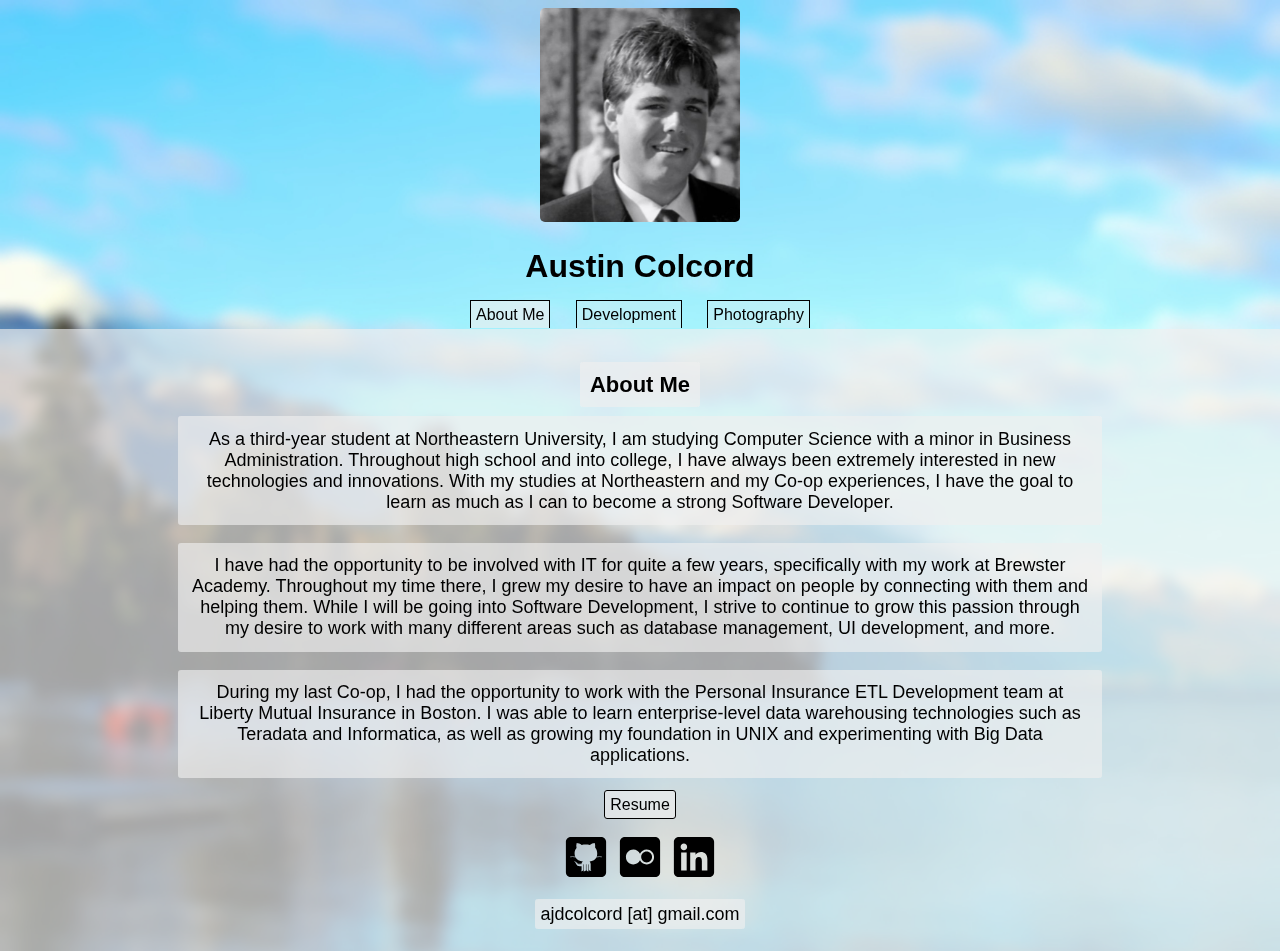
<file: index.html>
<!DOCTYPE html>
<html>
	<head>
		<title>Austin Colcord</title>
		<meta name="viewport" content="width=device-width, initial-scale=1,maximum-scale=1,user-scalable=no">
		<link rel="stylesheet" type="text/css" href="MyStyle.css">
		<link rel="stylesheet" type="text/css" href="responsive.css">

		<script src="main.js" type="text/javascript"></script>

		<script src="https://ajax.googleapis.com/ajax/libs/jquery/1.11.3/jquery.min.js"></script>
	</head>


	<body>
		<img src="eNEW.jpg" id="bg" alt="">

		<div id="headerSection">
			<div onclick="clickPicture()">
				<img id="selfPicture" src="cover.jpg" alt="Hannah and I" width="200">
			</div>

			<div>
				<h1>Austin Colcord<h1>
			</div>
		</div>

		<div id="navigation">
			<table>
				<a class="anavPressed" href="index.html">About Me</a>
				<a class="anav" href="softwaredev.html">Development</a>
				<a class="anav" href="photography.html">Photography</a>
			</table>
		</div>

		<div id="content">

			<br>
			<div>
				<h2>About Me</h2>
			</div>

			<br>

			<div>
				<div class="paragraph">
					<p1>As a third-year student at Northeastern University, I am studying Computer Science with a minor in Business Administration. Throughout high school and into college, I have always been extremely interested in new technologies and innovations. With my studies at Northeastern and my Co-op experiences, I have the goal to learn as much as I can to become a strong Software Developer.
					</p1>
				</div>
				<br>
				<div class="paragraph">
					<p1>I have had the opportunity to be involved with IT for quite a few years, specifically with my work at Brewster Academy. Throughout my time there, I grew my desire to have an impact on people by connecting with them and helping them. While I will be going into Software Development, I strive to continue to grow this passion through my desire to work with many different areas such as database management, UI development, and more.
					</p1>
				</div>
				<br>
				<div class="paragraph">
					<p1>During my last Co-op, I had the opportunity to work with the Personal Insurance ETL Development team at Liberty Mutual Insurance in Boston. I was able to learn enterprise-level data warehousing technologies such as Teradata and Informatica, as well as growing my foundation in UNIX and experimenting with Big Data applications.
					</p1>
				</div>
			</div>

			<br>

			<div>
				<a href="Austin Colcord Resume.pdf" class="a1">Resume</a>
			</div>

			<br>

			<div>
				<a href="https://github.com/ajdcolcord">
	         		<img src="github.svg" width="50">
	        	</a>
	        
	        	<a href="http://www.flickr.com/photos/82384223@N08/">
	          		<img src="flickr.svg" width="50">
	        	</a>
	        	<a href="http://www.linkedin.com/pub/austin-colcord/88/b7b/70">
	          		<img src="linkedin.svg" width="50">
	        	</a>
			</div>

			<br>

			<div>
				<p3>ajdcolcord [at] gmail.com</p3>
			</div>

		</div>
	


	</body>

</html>
</file>
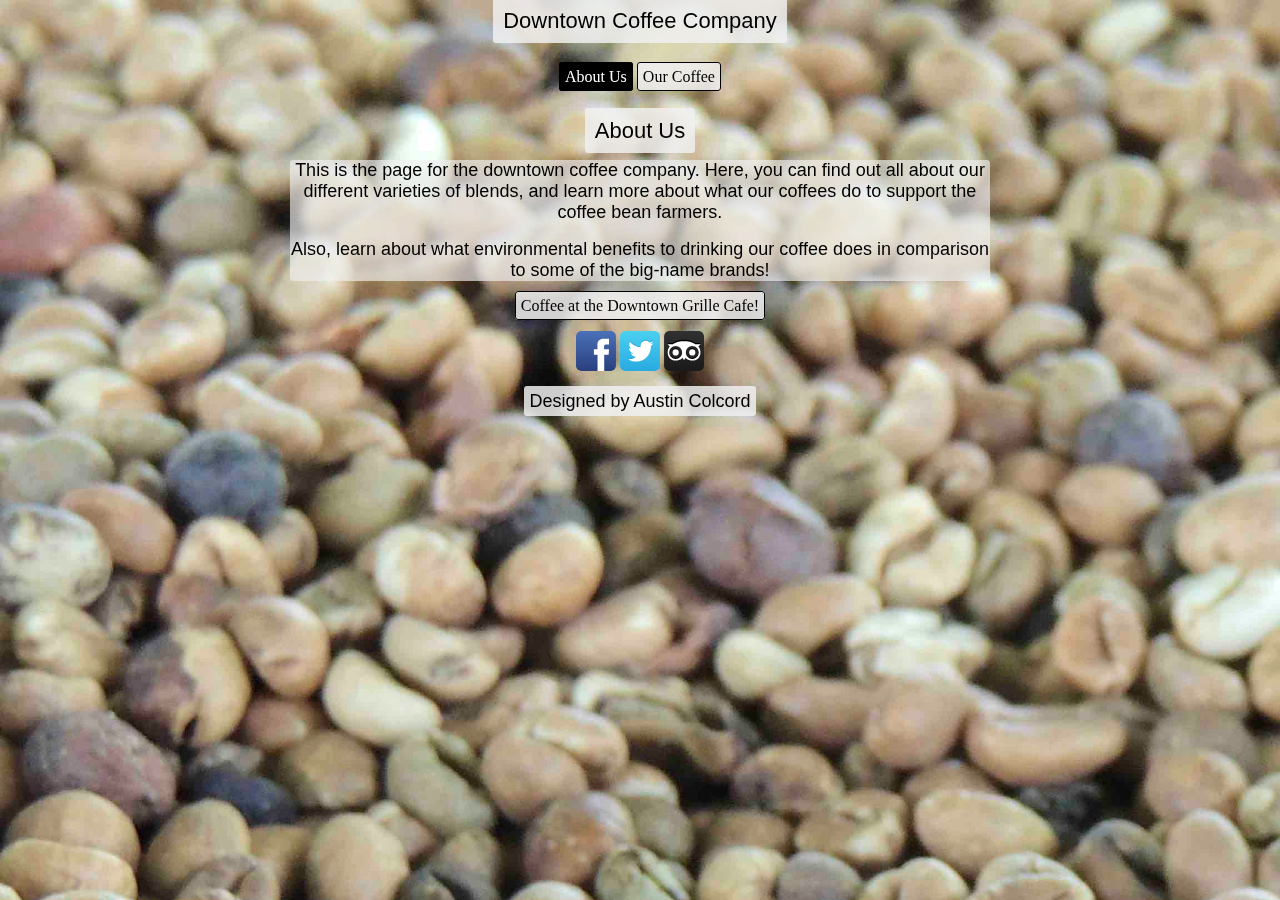
<file: downtowncoffeecompany.com/index.html>
<!DOCTYPE html>
<html>
	<head>
		<title>Downtown Coffee Company</title>
		<meta name="viewport" content="width=device-width, initial-scale=1,maximum-scale=1,user-scalable=no">
		<link rel="stylesheet" type="text/css" href="CoffeeStyle.css">
		<link rel="stylesheet" type="text/css" href="responsivecoffee.css">
	</head>

	<body>
		<img src="Background.jpg" id="bg">
		<div>
			<h3>Downtown Coffee Company</h3>
		</div>
		<br>
		<table>
			<p>
        	<a style="border-radius: 3px" href="index.html" class="anavPressed">About Us</a> 
        	<a style="border-radius: 3px" href="coffee.html" class="anav">Our Coffee</a>
        	<p>
    	</table>
		<p>

		<div>
			<p>
			<h3>
				About Us
			</h2>
			<p>
		</div>

		<div style='background-color:rgba(240,240,240,0.65); max-width: 700px; margin:0 auto'>
			<p>
			<p1>
				This is the page for the downtown coffee company. Here, you can find out all about our different varieties of blends, and learn more about what our coffees do to support the coffee bean farmers.
			</p1>
			<p>
			<p1>
				Also, learn about what environmental benefits to drinking our coffee does in comparison to some of the big-name brands!
			</p1>
		</div>

		<div>
			<p>
			<a href="http://www.downtowngrillecafe.com" class="a1">
				Coffee at the Downtown Grille Cafe!
			</a>
		</div>

		<div>
			<a href="https://www.facebook.com/downtowngrillecafe?ref=br_tf">
        	  	<img src="facebook.svg" width="40">
        	</a>

        	<a href="https://twitter.com/dgcafenh">
       	   		<img src="twitter.svg" width="40">
       		</a>

        	<a href="http://www.tripadvisor.com/Restaurant_Review-g46278-d2255099-Reviews-Downtown_Grille_Cafe_llc-Wolfeboro_New_Hampshire.html">
          		<img src="tripadvisor.svg" width="40">
        	</a>
    	</div>

    	<p>
    		
    	<div>
    		<p3>
    			Designed by Austin Colcord
    		</p3>
    	</div>

	</body>
</html>
</file>
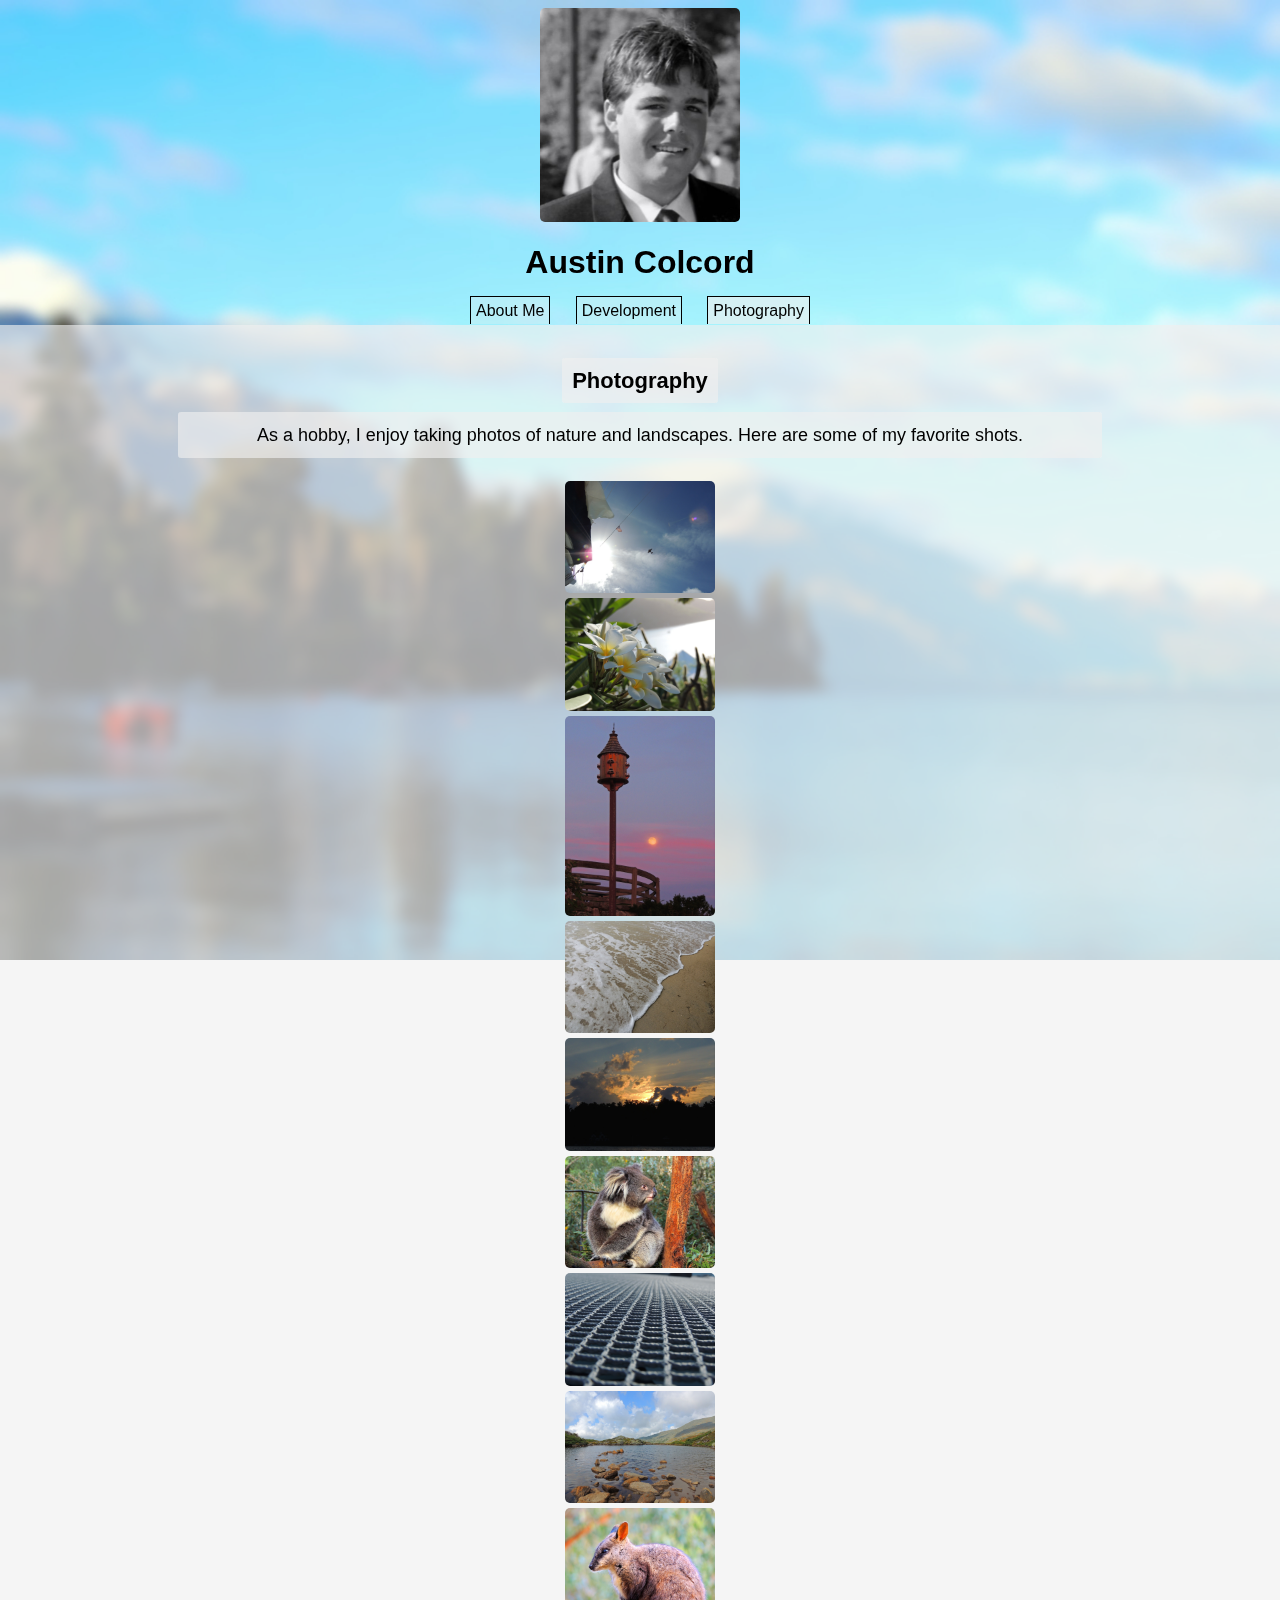
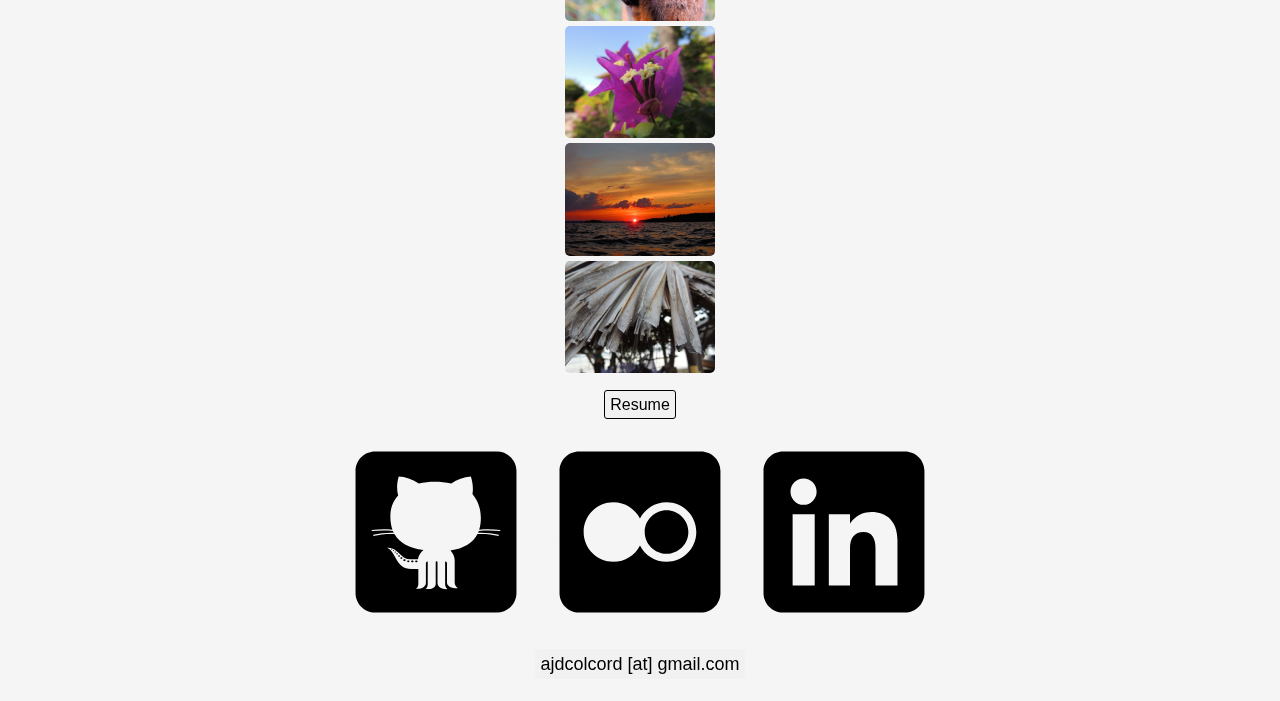
<file: photography.html>
<html>
    <head>
        <title>Photography</title>
        <meta name="viewport" content="width=device-width, initial-scale=1,maximum-scale=1,user-scalable=no">
        <link rel="stylesheet" type="text/css" href="MyStyle.css">
        <link rel="stylesheet" type="text/css" href="responsive.css">

        <script src="main.js" type="text/javascript"></script>
    </head>

    <body>
        <img src="eNEW.jpg" id="bg" alt="">

        <div id="headerSection">
            <div onclick="clickPicture()">
                <img id="selfPicture" src="cover.jpg" alt="Hannah and I" width="200">
            </div>

            <div>
                <h1>Austin Colcord<h1>
            </div>
        </div>

        <div id="navigation">
            <table>
                <a class="anav" href="index.html">About Me</a>
                <a class="anav" href="softwaredev.html">Development</a>
                <a class="anavPressed" href="photography.html">Photography</a>
            </table>
        </div>

        <div id="content">
    
    
        <br>
        <div>
            <h2>Photography</h2>
        </div>

        <br>
        <div>
            <div class="paragraph">
              <p1>As a hobby, I enjoy taking photos of nature and landscapes. Here are some of my favorite shots.</p1>
            </div>

            <br>
         
            <div class="image-container">
                <div id="photo1" onclick="clickPhoto()">
                    <img src="a.jpg" alt="Plane" /> 
                </div>
              <img id="picture2" src="b.jpg" alt="White Flower" onClick="clickPhoto(this.id)"/>
              <img id="picture3" src="c.jpg" alt="Birdhouse" onclick="clickPhoto(this.id)"/>
              <img id="picture4" src="d.jpg" alt="Beach" onclick="clickPhoto(this.id)"/>
              <img id="picture5" src="e.jpg" alt="Sunset" onclick="clickPhoto(this.id)"/>
              <img id="picture6" src="f.jpg" alt="Koala" onclick="clickPhoto(this.id)"/>
              <img id="picture7" src="g.jpg" alt="Net" onclick="clickPhoto(this.id)"/>
              <img id="picture8" src="h.jpg" alt="Lake" onclick="clickPhoto(this.id)"/>
              <img id="picture9" src="i.jpg" alt="Wallaby" onclick="clickPhoto(this.id)"/>
              <img id="picture10" src="j.jpg" alt="Purple Flower" onclick="clickPhoto(this.id)"/>
              <img id="picture11" src="k.jpg" alt="Sunset Lake" onclick="clickPhoto(this.id)"/>
              <img id="picture12" src="l.jpg" alt="Bark" onclick="clickPhoto(this.id)"/>
            </div>
        </div>
        

        <br>

        <div>
            <a href="Austin Colcord Resume.pdf" class="a1">Resume</a>
        </div>

        <br>

        <div>
            <a href="https://github.com/ajdcolcord">
                <img src="github.svg" width="200">
            </a>
        
            <a href="http://www.flickr.com/photos/82384223@N08/">
                <img src="flickr.svg" width="200">
            </a>
            <a href="http://www.linkedin.com/pub/austin-colcord/88/b7b/70">
                <img src="linkedin.svg" width="200">
            </a>
        </div>

        <br>

        <div>
            <p3>ajdcolcord [at] gmail.com</p3>
        </div>
        </div>
    </body>
</html>
</file>
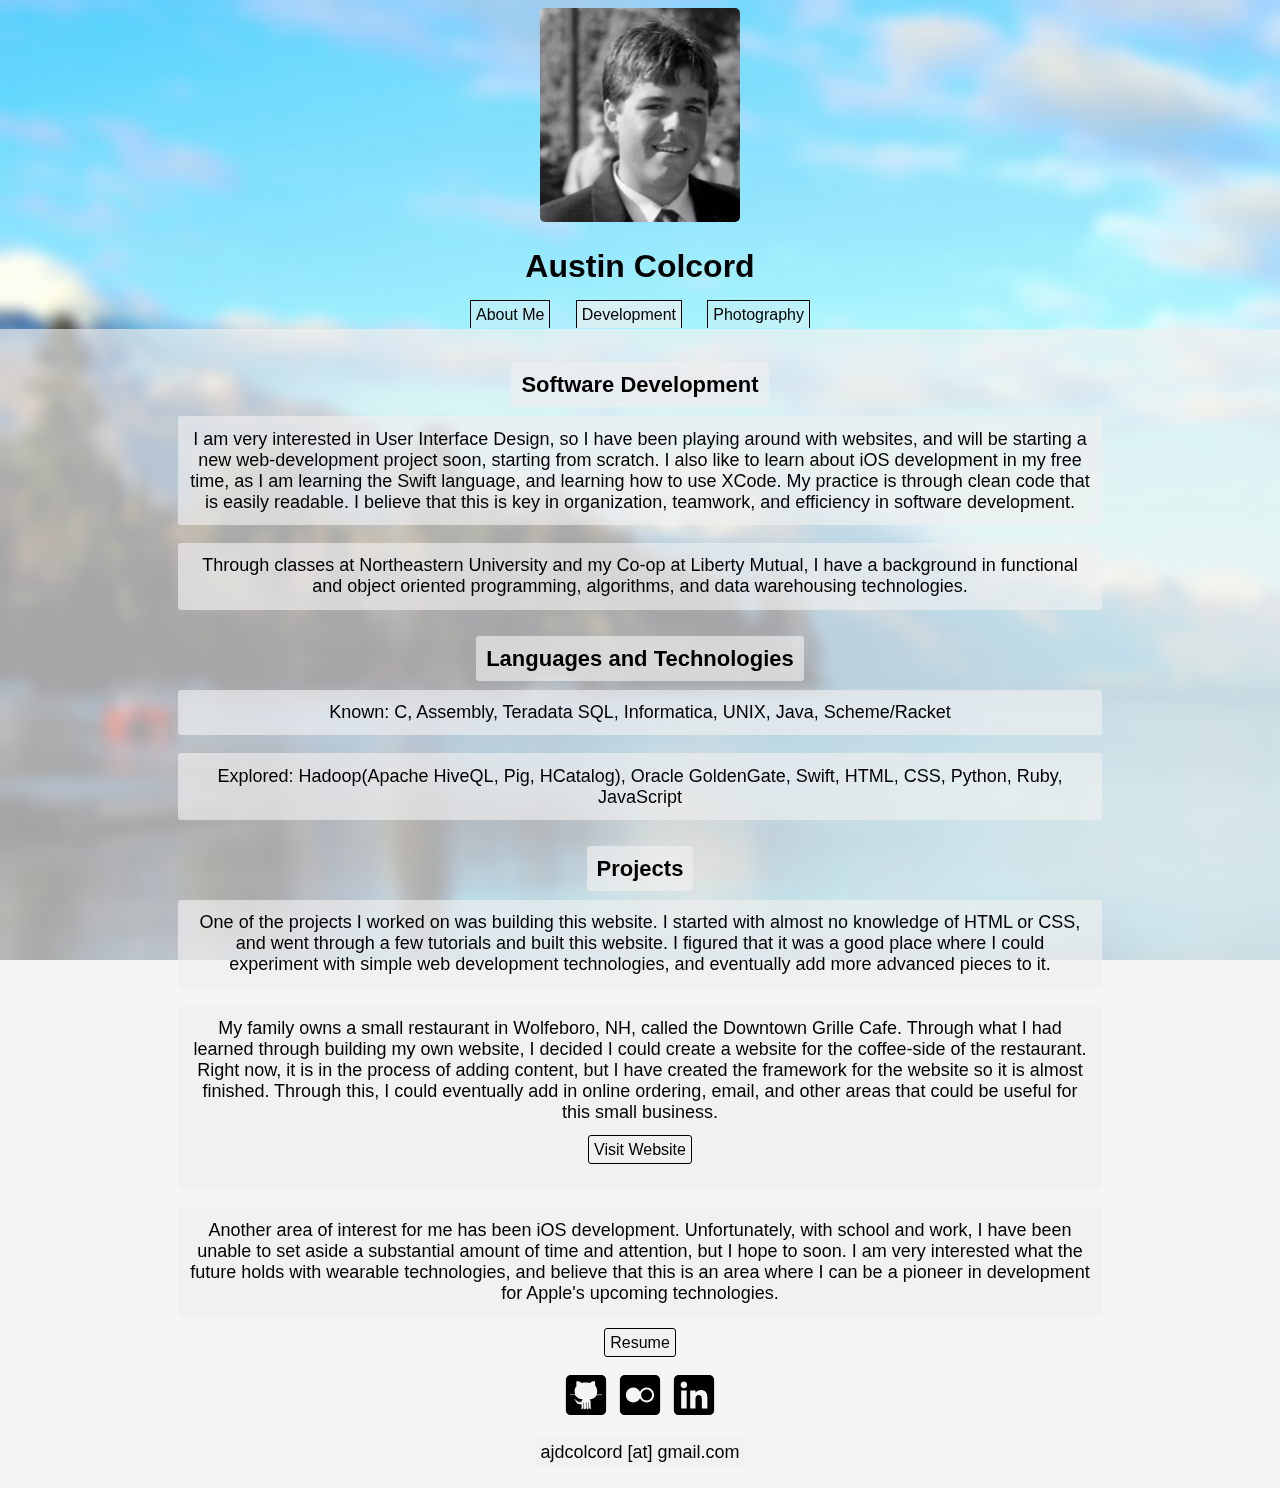
<file: softwaredev.html>
<!DOCTYPE html>
<html>
    <head>
        <title>Software Development</title>
        <meta name="viewport" content="width=device-width, initial-scale=1,maximum-scale=1,user-scalable=no">
        <link rel="stylesheet" type="text/css" href="MyStyle.css">
        <link rel="stylesheet" type="text/css" href="responsive.css">

        <script src="main.js" type="text/javascript"></script>
    </head>

    <body>
        <img src="eNEW.jpg" id="bg" alt="">

        <div id="headerSection">
            <div onclick="clickPicture()">
                <img id="selfPicture" src="cover.jpg" alt="Hannah and I" width="200">
            </div>

            <div>
                <h1>Austin Colcord<h1>
            </div>
        </div>

        <div id="navigation">
            <table>
                <a class="anav" href="index.html">About Me</a>
                <a class="anavPressed" href="softwaredev.html">Development</a>
                <a class="anav" href="photography.html">Photography</a>
            </table>
        </div>


        <div id="content">
    
        <br>
        <div>
            <h2>Software Development</h2>
        </div>

        <br>
        <div>
            <div class="paragraph">
                <p1>I am very interested in User Interface Design, so I have been playing around with websites, and will be starting a new web-development project soon, starting from scratch. I also like to learn about iOS development in my free time, as I am learning the Swift language, and learning how to use XCode. My practice is through clean code that is easily readable. I believe that this is key in organization, teamwork, and efficiency in software development.</p1>
            </div>
            <br>
            <div class="paragraph">
                <p1>Through classes at Northeastern University and my Co-op at Liberty Mutual, I have a background in functional and object oriented programming, algorithms, and data warehousing technologies.</p1>
            </div>
        </div>

        <br>
        <br>

        <div>
            <h2>Languages and Technologies</h2>
        </div>

        <br>
        
        <div>
            <div class="paragraph">
                <p1>Known: C, Assembly, Teradata SQL, Informatica, UNIX, Java, Scheme/Racket</p1>
            </div>
            <br>
            <div class="paragraph">
                <p1>Explored: Hadoop(Apache HiveQL, Pig, HCatalog), Oracle GoldenGate, Swift, HTML, CSS, Python, Ruby, JavaScript</p1>
            </div>
        </div>

        <br>
        <br>

        <div>
            <h2>Projects</h2>
        </div>
        
        <br>

        <div>
            <div class="paragraph">
                <p1>One of the projects I worked on was building this website. I started with almost no knowledge of HTML or CSS, and went through a few tutorials and built this website. I figured that it was a good place where I could experiment with simple web development technologies, and eventually add more advanced pieces to it.</p1>
            </div>

            <br>

            <div class="paragraph">
                <p1>My family owns a small restaurant in Wolfeboro, NH, called the Downtown Grille Cafe. Through what I had learned through building my own website, I decided I could create a website for the coffee-side of the restaurant. Right now, it is in the process of adding content, but I have created the framework for the website so it is almost finished. Through this, I could eventually add in online ordering, email, and other areas that could be useful for this small business.</p1>

                <br>
                <br>
                
                <div>
                    <a href="downtowncoffeecompany.com/index.html" class="a1">Visit Website</a>
                </div>

                <br>
            </div>

            <br>

            <div class="paragraph">
                <p1>Another area of interest for me has been iOS development. Unfortunately, with school and work, I have been unable to set aside a substantial amount of time and attention, but I hope to soon. I am very interested what the future holds with wearable technologies, and believe that this is an area where I can be a pioneer in development for Apple's upcoming technologies.<p1>
            </div>
        </div>

        <br>

        <div>
            <a href="Austin Colcord Resume.pdf" class="a1">Resume</a>
        </div>

        <br>

        <div>
            <a href="https://github.com/ajdcolcord">
                <img src="github.svg" width="50">
            </a>
        
            <a href="http://www.flickr.com/photos/82384223@N08/">
                <img src="flickr.svg" width="50">
            </a>
            <a href="http://www.linkedin.com/pub/austin-colcord/88/b7b/70">
                <img src="linkedin.svg" width="50">
            </a>
        </div>

        <br>

        <div>
            <p3>ajdcolcord [at] gmail.com</p3>
        </div>
        </div>
    </body>
</html>
</file>
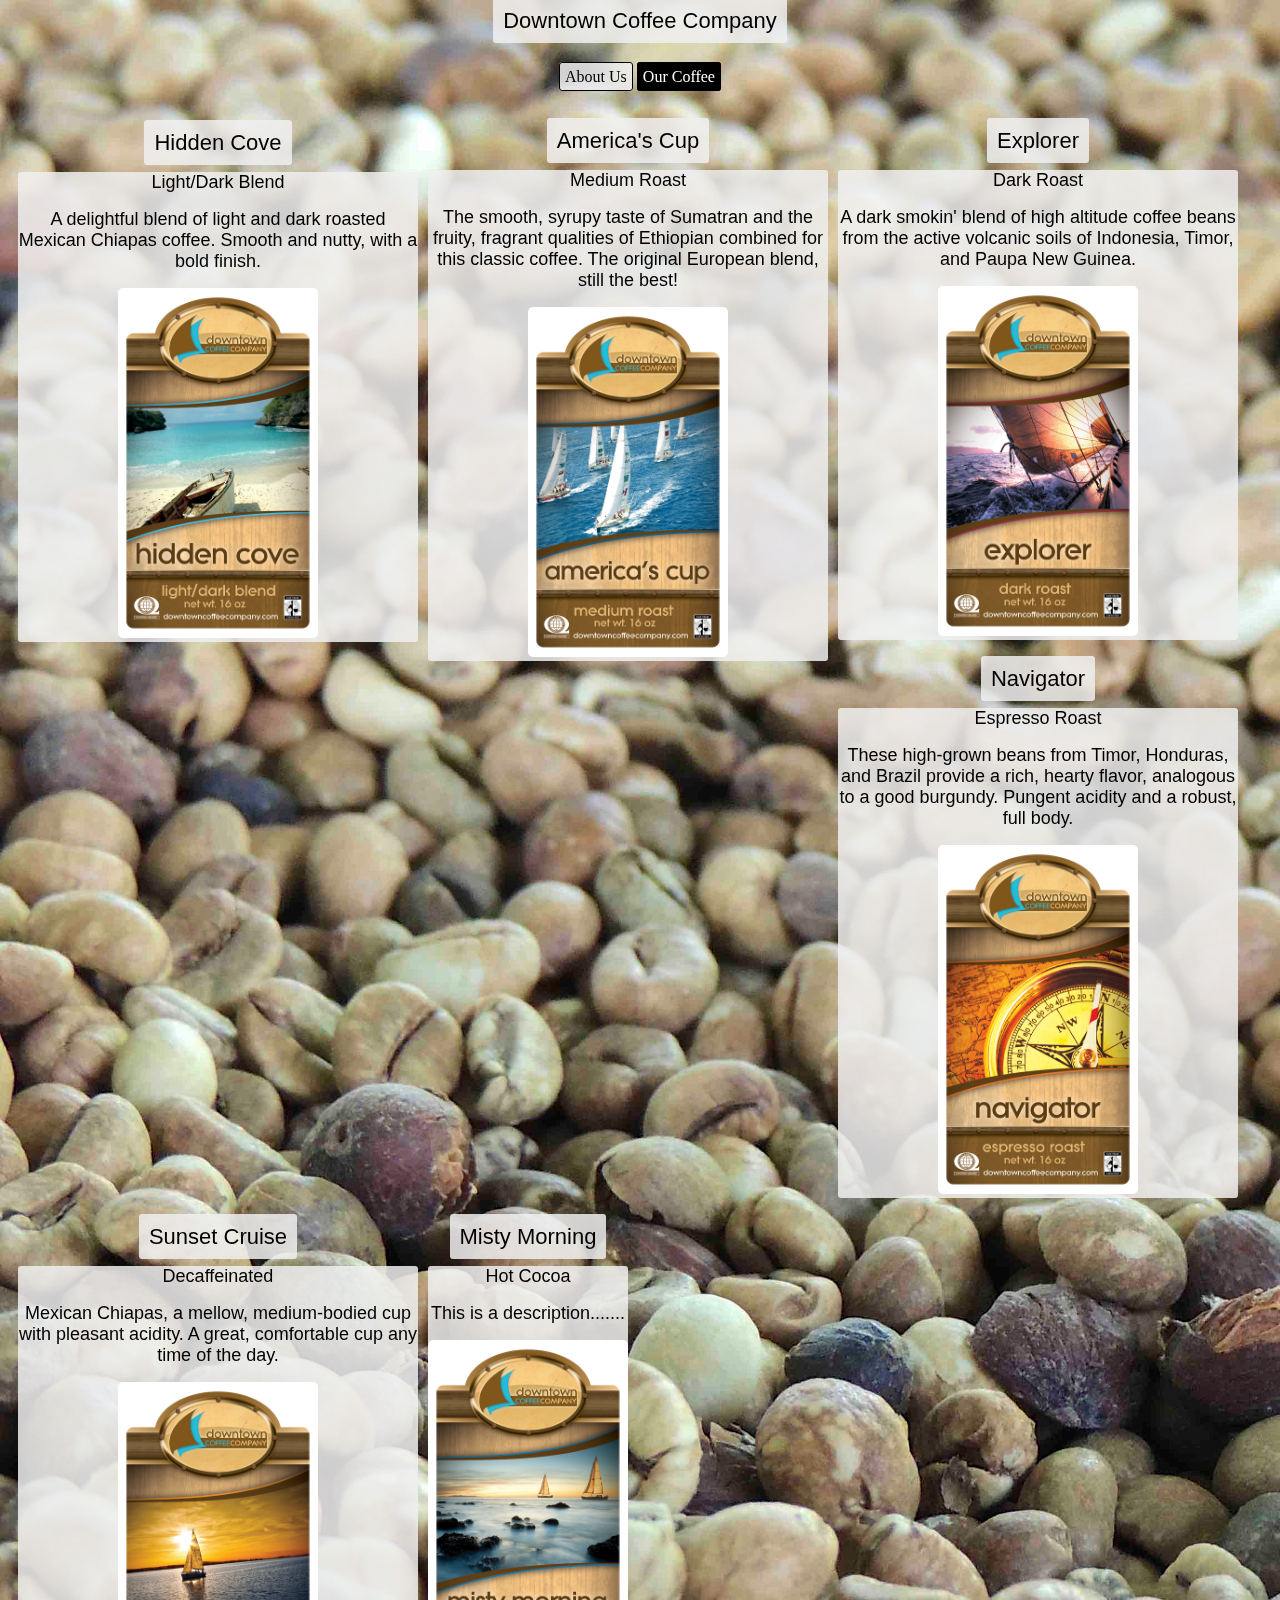
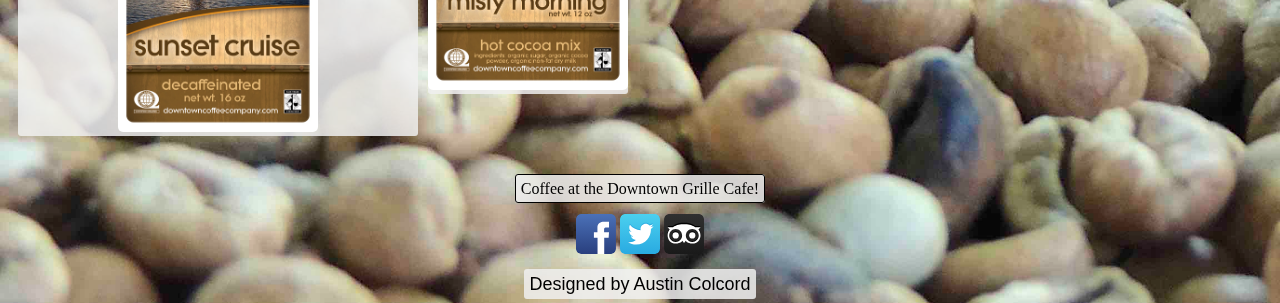
<file: downtowncoffeecompany.com/coffee.html>
<!DOCTYPE html>
<html>
  <head>
    <title>Our Coffee</title>
    <meta name="viewport" content="width=device-width, initial-scale=1,maximum-scale=1,user-scalable=no">
    <link rel="stylesheet" type="text/css" href="CoffeeStyle.css">
    <link rel="stylesheet" type="text/css" href="responsivecoffee.css">

  </head>

  <body>

    <img style="width=100px" src="Background.jpg" id="bg">
    <div>
        <h3>Downtown Coffee Company</h3>
    </div>   
    <br>
    <table>
        <p>
        <a style="border-radius: 3px" href="index.html" class="anav">About Us</a> 
        <a style="border-radius: 3px" href="coffee.html" class="anavPressed">Our Coffee</a>
        <p>
    </table>
    


<div class="section-container">

    <div class="section">
    <div>    
    <br>    
        <h3>
            Hidden Cove
        </h3>
    </div>

    <!--<div style='background-color:rgba(240,240,240,0.65); max-width: 700px; margin:0 auto'>-->
    <div style='background-color:rgba(240,240,240,0.85)'>      
        <p>
        <p1>
            Light/Dark Blend
        </p1>
        <p>
        <p1>
            A delightful blend of light and dark roasted Mexican Chiapas coffee. Smooth and nutty, with a bold finish.
        </p1>
        <div>
            <img src="hidden-cove.jpg" width="200"> 
        </div>
    </div>
    </div>

    <div class="section">
    <div>
        <p>
        <h3>
            America's Cup
        </h3>
    </div>

    <!--<div style='background-color:rgba(240,240,240,0.65); max-width: 700px; margin:0 auto'>-->
    <div style='background-color:rgba(240,240,240,0.85)'>
        <p>
        <p1>
            Medium Roast
        </p1>
        <p>
        <p1>
            The smooth, syrupy taste of Sumatran and the fruity, fragrant qualities of Ethiopian combined for this classic coffee. The original European blend, still the best!
        </p1>
        <div>
            <img src="americas-cup.jpg" width="200"> 
        </div>
    </div>
    </div>

    <div class="section">
    <div>
        <p>
        <h3>
            Explorer
        </h3>
    </div>

    <!--<div style='background-color:rgba(240,240,240,0.65); max-width: 700px; margin:0 auto'>-->
    <div style='background-color:rgba(240,240,240,0.85)'>        
        <p>
        <p1>
            Dark Roast
        </p1>
        <p>
        <p1>
            A dark smokin' blend of high altitude coffee beans from the active volcanic soils of Indonesia, Timor, and Paupa New Guinea.
        </p1>
        <div>
            <img src="explorer.jpg" width="200"> 
        </div>
    </div>
    </div>

    <div class="section">
    <div>
        <p>
        <h3>
            Navigator
        </h3>
    </div>

    <!--<div style='background-color:rgba(240,240,240,0.65); max-width: 700px; margin:0 auto'>-->
    <div style='background-color:rgba(240,240,240,0.85)'>
        <p>
        <p1>
            Espresso Roast
        </p1>
        <p>
        <p1>
            These high-grown beans from Timor, Honduras, and Brazil provide a rich, hearty flavor, analogous to a good burgundy. Pungent acidity and a robust, full body.
        </p1>
        <div>
            <img src="navigator.jpg" width="200"> 
        </div>
    </div>
    </div>

    <div class="section">
    <div>
        <p>
        <h3>
            Sunset Cruise
        </h3>
    </div>

    <!--<div style='background-color:rgba(240,240,240,0.65); max-width: 700px; margin:0 auto'>-->
    <div style='background-color:rgba(240,240,240,0.85)'>      
        <p>
        <p1>
            Decaffeinated
        </p1>
        <p>
        <p1>
            Mexican Chiapas, a mellow, medium-bodied cup with pleasant acidity. A great, comfortable cup any time of the day.
        </p1>
        <div>
            <img src="sunset-cruise.jpg" width="200"> 
        </div>
    </div>
    </div>

    <div class="section">
    <div>
        <p>
        <h3>
            Misty Morning
        </h3>
    </div>

    <!--<div style='background-color:rgba(240,240,240,0.65); max-width: 700px; margin:0 auto'>-->
    <div style='background-color:rgba(240,240,240,0.85)'>
        <p>
        <p1>
            Hot Cocoa
        </p1>
        <p>
        <p1>
            This is a description.......
        </p1>
        <div>
            <img src="misty-morning.jpg" width="200"> 
        </div>
    </div>
    </div>
</div>
    
    <br>
    <div>
        <p>
        <a href="http://www.downtowngrillecafe.com" class="a1">
            Coffee at the Downtown Grille Cafe!
        </a>
    </div>


    <div>
        <a href="https://www.facebook.com/downtowngrillecafe?ref=br_tf">
            <img src="facebook.svg" width="40">
        </a>

        <a href="https://twitter.com/dgcafenh">
            <img src="twitter.svg" width="40">
        </a>

        <a href="http://www.tripadvisor.com/Restaurant_Review-g46278-d2255099-Reviews-Downtown_Grille_Cafe_llc-Wolfeboro_New_Hampshire.html">
            <img src="tripadvisor.svg" width="40">
        </a>
    </div>

    <p>
            
    <div>
        <p3>
            Designed by Austin Colcord
        </p3>
    </div>

  </body>
</html>
</file>
<file: MyStyle.css>
body {
	
	font-family: "Helvetica";
	text-align: center;
	background-image: url('eNEW.jpg') no-repeat center center fixed;
	
}

img {
	border-radius: 5px;
}


#bg {
  position: fixed; 
  top: 0; 
  left: 0; 
  z-index: -1;

  /* Preserve aspet ratio */
  min-width: 100%;
  min-height: 100%;
  border-radius: 0px;
}

.paragraph {
	background-color:rgba(240,240,240,0.65); 
	max-width: 900px; 
	margin:0 auto;
	padding: 1%;
}

#content {
	padding: 2%;
	margin-left: -10px;
	margin-right: -10px;
	margin-bottom: -10px;
	background-color:rgba(240,240,240,0.65); 
}

h2 {
	display: inline;
	font-size: 22px;
	font-family: "Helvetica";
	color: black;
	text-align: center;
	padding: 10px;
	background-color:rgba(240,240,240,0.65);
	border-radius: 3px;
}

h3 {
	display: inline;
	font-size: 22px;
	font-family: "Helvetica";
	font-weight: lighter;
	color: black;
	text-align: center;
	padding: 10px;
	background-color:rgba(240,240,240,0.65);
	border-radius: 3px;
}



h4 {
	font-family: "Helvetica";
	color: black;
	text-align: center;
	font-weight: lighter;
}

hr {
	color: white;
}


p1 {
	color: black;
	font-family: "Helvetica";
	font-size: 18px;
	font-weight: lighter;
	text-align: justify;
}

p2 {
	padding-left: 10px;
	padding-right: 10px;
	color: black;
	font-family: "Helvetica";
	font-size: 20px;
	text-align: justify;
}

p3 {
	
	color: black;
	font-family: "Helvetica";
	font-size: 18px;
	text-align: justify;
	background-color:rgba(240,240,240,0.65);
	border-radius: 3px;
	padding: 5px;
	font-weight: lighter;

}


div {
	border-radius: 3px;
}

div.left {
	float: left;
	width: 45%;
}

div.right {
	float: right;
	width: 45%;
}

div.clear {
	clear: both;
}

a {
	text-decoration: none;
}

a.a1 { 

	color: #000;
	border: solid black 1px;
	padding: 5px 5px 5px 5px;
	text-decoration: none;
	border-radius: 3px;
	background-color:rgba(240,240,240,0.65);
	-webkit-transition: background-color 300ms linear;
    -moz-transition: background-color 300ms linear;
    -o-transition: background-color 300ms linear;
    -ms-transition: background-color 300ms linear;
    transition: background-color 300ms linear;
}


a.a1:hover {
	color: white;
	background-color: gray;
	border-radius: 3px;
}

a.anav { 
	color: #000;
	border-left: solid black 1px;
	border-top: solid black 1px;
	border-right: solid black 1px;
	padding: 5px 5px 5px 5px;
	text-decoration: none;
	background-color:rgba(240,240,240,0.3);
	margin: 1%;


	-webkit-transition: background-color 300ms linear;
    -moz-transition: background-color 300ms linear;
    -o-transition: background-color 300ms linear;
    -ms-transition: background-color 300ms linear;
    transition: background-color 300ms linear;
}

a.anav:hover {
	color: black;
	background-color: rgba(240,240,240, 0.65);

}

a.anavPressed { 
	color: black;
	background-color: rgba(240,240,240, 0.65);
	border-left: solid black 1px;
	border-top: solid black 1px;
	border-right: solid black 1px;
	padding: 5px 5px 5px 5px;
	text-decoration: none;
	margin: 1%;
}

#navigation {
	padding-bottom: 5px;
}





/* Styling for images in photography section of site.
 * @used photography.html
 */
.image-container img {
	border-radius: 5px;
	display:block;
	margin:5px auto;
	width: 150px;
	max-width:150px; /* 900px max */
	width:100%;
}
</file>
<file: responsive.css>
@media only screen and (max-width: 740px) {
	
	#info { float: none; display: block; text-align: center; }
	#photo {
		float: none;
		display: block;
		text-align: center;
	}
	#w { padding: 20px 15px; }
	p { padding: 0; }
}

@media only screen and (max-width: 570px) {
	ul li {
		display: inline-block; 
		padding-left: 15px; 
		width: 140px; 
		background-position: -5px 0px;
		margin-right: 6px; 
		line-height: 1.7em;
	}
	#skills-left, skills-right { margin-bottom: 15px; }
}

@media only screen and (max-width: 480px) {
	ul li { width: 120px; }
	#w { margin: 0 20px; }
}

@media only screen and (max-width: 320px) {
	#w { margin: 0 10px; }
}

/** iPhone only **/
@media screen and (max-device-width: 480px) {
	ul li { width: 150px; }
}
</file>
<file: downtowncoffeecompany.com/CoffeeStyle.css>
body {
	
	font-family: "Helvetica Neue";
	text-align: center;
	
}

img {
	border-radius: 5px;
}


#bg {
  position: fixed; 
  top: 0; 
  left: 0; 
  z-index: -1;

  /* Preserve aspet ratio */
  width: 100%;
  min-width: 200%;
  min-height: 100%;
  border-radius: 0px;
}

h2 {
	font-size: 35px;
	font-family: "Helvetica"; /*Neue"; */
	color: black;
	text-align: center;
}

h3 {
	display: inline;
	font-size: 22px;
	font-family: "Helvetica"; /* Neue"; */
	color: black;
	text-align: center;
	font-weight: lighter;
	padding: 10px;
	background-color:rgba(240,240,240,0.85);
	border-radius: 3px;
}



h4 {
	font-family: "Helvetica"; /* Neue"; */
	color: black;
	text-align: center;
	font-weight: lighter;
}

hr {
	color: white;
}


p1 {
	color: black;
	font-family: "Helvetica"; /* Neue"; */
	font-size: 18px;
	font-weight: lighter;
	text-align: justify;
}

p2 {
	padding-left: 10px;
	padding-right: 10px;
	color: black;
	font-family: "Helvetica"; /*  Neue"; */
	font-size: 20px;
	text-align: justify;
}

p3 {
	
	color: black;
	font-family: "Helvetica"; /* Neue"; */
	font-size: 18px;
	text-align: justify;
	background-color:rgba(240,240,240,0.85);
	border-radius: 3px;
	padding: 5px;
	font-weight: lighter;

}


div {
	border-radius: 3px;
}

div.left {
	float: left;
	width: 45%;
}

div.right {
	float: right;
	width: 45%;
}

div.clear {
	clear: both;
}

a {
	text-decoration: none;
}

a.a1 { 

	color: #000;
	border: solid black 1px;
	padding: 5px 5px 5px 5px;
	text-decoration: none;
	border-radius: 3px;
	background-color:rgba(240,240,240,0.85);
	-webkit-transition: background-color 300ms linear;
    -moz-transition: background-color 300ms linear;
    -o-transition: background-color 300ms linear;
    -ms-transition: background-color 300ms linear;
    transition: background-color 300ms linear;
}


a.a1:hover {
	color: white;
	background-color: gray;
	border-radius: 3px;
}

a.anav { 
	color: #000;
	border: solid black 1px;
	padding: 5px 5px 5px 5px;
	text-decoration: none;
	background-color:rgba(240,240,240,0.85);


	-webkit-transition: background-color 300ms linear;
    -moz-transition: background-color 300ms linear;
    -o-transition: background-color 300ms linear;
    -ms-transition: background-color 300ms linear;
    transition: background-color 300ms linear;
}

a.anav:hover {
	color: white;
	background-color: gray;
}

a.anavPressed { 
	color: white;
	border: solid black 1px;
	background-color: black;
	padding: 5px 5px 5px 5px;
	text-decoration: none;
}






/* Styling for images in photography section of site.
 * @used photography.html
 */
.image-container img {
	border-radius: 5px;
	display:block;
	margin:5px auto;
	max-width:900px;
	width:100%;
}

 
.section-container {
  max-width: 2200px;
  margin: auto;
  overflow: hidden;
  padding: 5px;
}

.section {
  /*min-width: calc(50% - 50px);*/
  float: left;
  margin: auto;
  padding: 5px;
  max-width: 400px;
}

/*
@media screen and (max-width: 780px) {
  .section-container: {
    width: 100%;
    margin: 5px;
    overflow: auto;
  }
 
  .section {
    width: initial;
    float: none;
    margin: 5px;
    margin-top: 10px;
    margin-bottom: 10px;
  }
 
  .section:first-child {
    margin-top: 5px;
  }
 
  .section:last-child {
    margin-bottom: 5px;
  }
}
*/
</file>
<file: downtowncoffeecompany.com/responsivecoffee.css>
@media only screen and (max-width: 740px) {
	
	#info { float: none; display: block; text-align: center; }
	#photo {
		float: none;
		display: block;
		text-align: center;
	}
	#w { padding: 20px 15px; }
	p { padding: 0; }
}

@media only screen and (max-width: 570px) {
	ul li {
		display: inline-block; 
		padding-left: 15px; 
		width: 140px; 
		background-position: -5px 0px;
		margin-right: 6px; 
		line-height: 1.7em;
	}
	#skills-left, skills-right { margin-bottom: 15px; }
}

@media only screen and (max-width: 480px) {
	ul li { width: 120px; }
	#w { margin: 0 20px; }
}

@media only screen and (max-width: 320px) {
	#w { margin: 0 10px; }
}

/** iPhone only **/
@media screen and (max-device-width: 480px) {
	ul li { width: 150px; }
}
</file>
